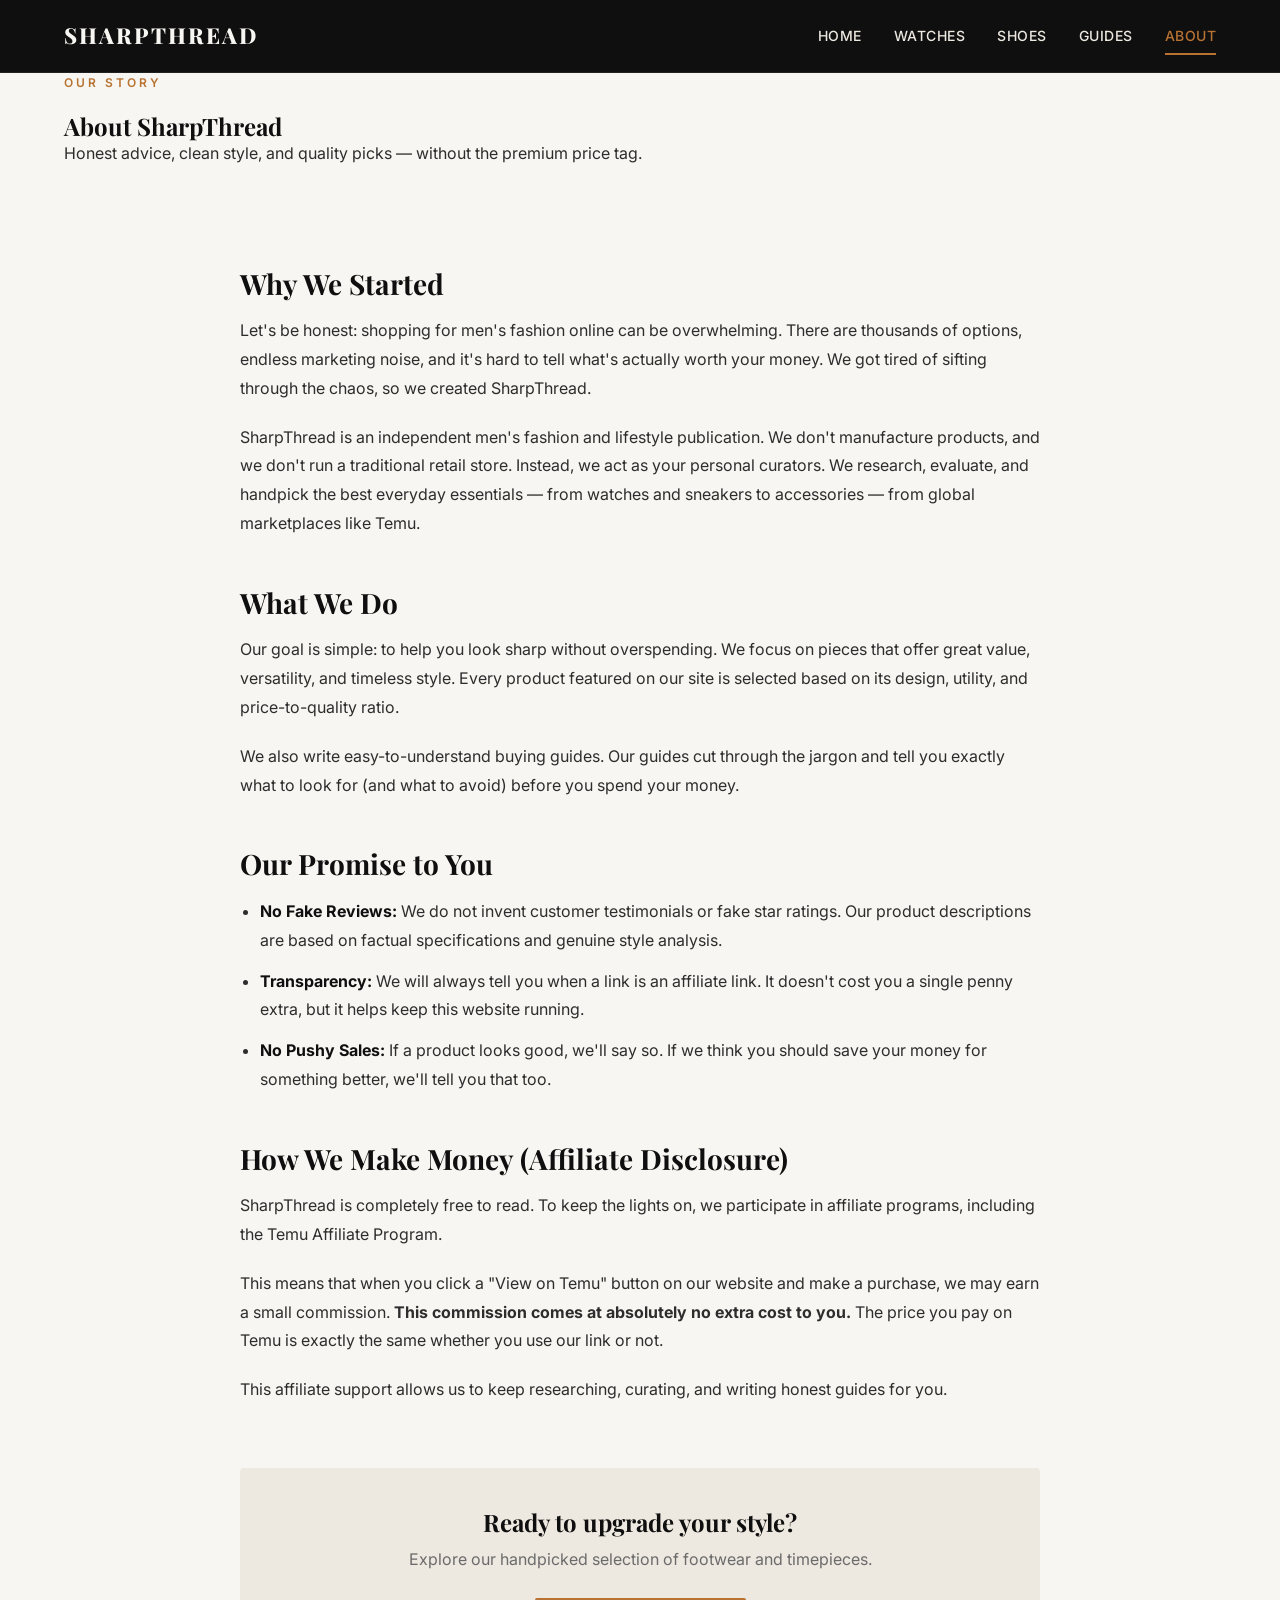
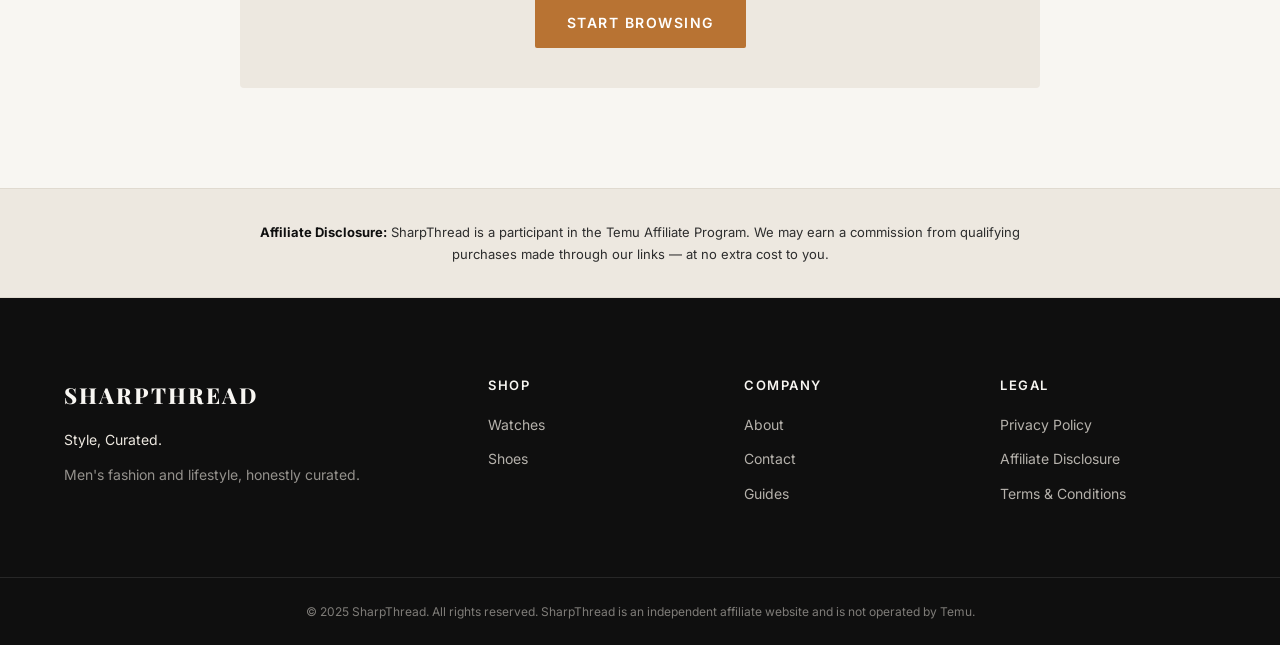
<file: about.html>
<!DOCTYPE html>
<html lang="en">
<head>
    <meta charset="UTF-8">
    <meta name="viewport" content="width=device-width, initial-scale=1.0">
    <title>About Us | SharpThread — Style, Curated.</title>
    <meta name="description" content="Learn about SharpThread — an independent men's fashion and lifestyle publication dedicated to finding the best affordable style picks.">
    
    <link rel="preconnect" href="https://fonts.googleapis.com">
    <link rel="preconnect" href="https://fonts.gstatic.com" crossorigin>
    <link href="https://fonts.googleapis.com/css2?family=Playfair+Display:wght@600;700;800&family=Inter:wght@400;500;600;700&display=swap" rel="stylesheet">
    <link rel="stylesheet" href="style.css">
</head>
<body>

    <header class="site-header">
        <div class="container header-inner">
            <a href="index.html" class="logo">SHARPTHREAD</a>
            <button class="mobile-toggle" id="mobileToggle" aria-label="Toggle menu">
                <span></span><span></span><span></span>
            </button>
            <nav class="main-nav" id="mainNav">
                <a href="index.html">Home</a>
                <a href="watches.html">Watches</a>
                <a href="shoes.html">Shoes</a>
                <a href="blog.html">Guides</a>
                <a href="about.html" class="active">About</a>
            </nav>
        </div>
    </header>

    <!-- Category Hero Used as Page Header -->
    <section class="category-hero">
        <div class="container">
            <p class="hero-eyebrow">Our Story</p>
            <h1 class="category-title">About SharpThread</h1>
            <p class="category-intro">
                Honest advice, clean style, and quality picks — without the premium price tag.
            </p>
        </div>
    </section>

    <!-- Main Content -->
    <section class="section">
        <div class="container">
            <div class="content-wrapper">
                
                <h2>Why We Started</h2>
                <p>
                    Let's be honest: shopping for men's fashion online can be overwhelming. There are thousands of options, endless marketing noise, and it's hard to tell what's actually worth your money. We got tired of sifting through the chaos, so we created SharpThread.
                </p>
                <p>
                    SharpThread is an independent men's fashion and lifestyle publication. We don't manufacture products, and we don't run a traditional retail store. Instead, we act as your personal curators. We research, evaluate, and handpick the best everyday essentials — from watches and sneakers to accessories — from global marketplaces like Temu.
                </p>

                <h2>What We Do</h2>
                <p>
                    Our goal is simple: to help you look sharp without overspending. We focus on pieces that offer great value, versatility, and timeless style. Every product featured on our site is selected based on its design, utility, and price-to-quality ratio. 
                </p>
                <p>
                    We also write easy-to-understand buying guides. Our guides cut through the jargon and tell you exactly what to look for (and what to avoid) before you spend your money.
                </p>

                <h2>Our Promise to You</h2>
                <ul class="content-list">
                    <li><strong>No Fake Reviews:</strong> We do not invent customer testimonials or fake star ratings. Our product descriptions are based on factual specifications and genuine style analysis.</li>
                    <li><strong>Transparency:</strong> We will always tell you when a link is an affiliate link. It doesn't cost you a single penny extra, but it helps keep this website running.</li>
                    <li><strong>No Pushy Sales:</strong> If a product looks good, we'll say so. If we think you should save your money for something better, we'll tell you that too.</li>
                </ul>

                <h2>How We Make Money (Affiliate Disclosure)</h2>
                <p>
                    SharpThread is completely free to read. To keep the lights on, we participate in affiliate programs, including the Temu Affiliate Program. 
                </p>
                <p>
                    This means that when you click a "View on Temu" button on our website and make a purchase, we may earn a small commission. <strong>This commission comes at absolutely no extra cost to you.</strong> The price you pay on Temu is exactly the same whether you use our link or not. 
                </p>
                <p>
                    This affiliate support allows us to keep researching, curating, and writing honest guides for you.
                </p>

                <div class="about-cta">
                    <h3>Ready to upgrade your style?</h3>
                    <p>Explore our handpicked selection of footwear and timepieces.</p>
                    <a href="index.html" class="btn btn-primary">Start Browsing</a>
                </div>

            </div>
        </div>
    </section>

    <section class="disclosure">
        <div class="container">
            <p>
                <strong>Affiliate Disclosure:</strong> SharpThread is a participant in the Temu Affiliate Program. We may earn a commission from qualifying purchases made through our links — at no extra cost to you.
            </p>
        </div>
    </section>

    <footer class="site-footer">
        <div class="container footer-inner">
            <div class="footer-brand">
                <div class="logo">SHARPTHREAD</div>
                <p>Style, Curated.</p>
                <p class="footer-tagline">Men's fashion and lifestyle, honestly curated.</p>
            </div>
            <div class="footer-links">
                <div class="footer-col">
                    <h4>Shop</h4>
                    <a href="watches.html">Watches</a>
                    <a href="shoes.html">Shoes</a>
                </div>
                <div class="footer-col">
                    <h4>Company</h4>
                    <a href="about.html">About</a>
                    <a href="contact.html">Contact</a>
                    <a href="blog.html">Guides</a>
                </div>
                <div class="footer-col">
                    <h4>Legal</h4>
                    <a href="policies.html">Privacy Policy</a>
                    <a href="policies.html">Affiliate Disclosure</a>
                    <a href="policies.html">Terms & Conditions</a>
                </div>
            </div>
        </div>
        <div class="footer-bottom">
            <div class="container">
                <p>© 2025 SharpThread. All rights reserved. SharpThread is an independent affiliate website and is not operated by Temu.</p>
            </div>
        </div>
    </footer>

    <script src="script.js"></script>
</body>
</html>
</file>
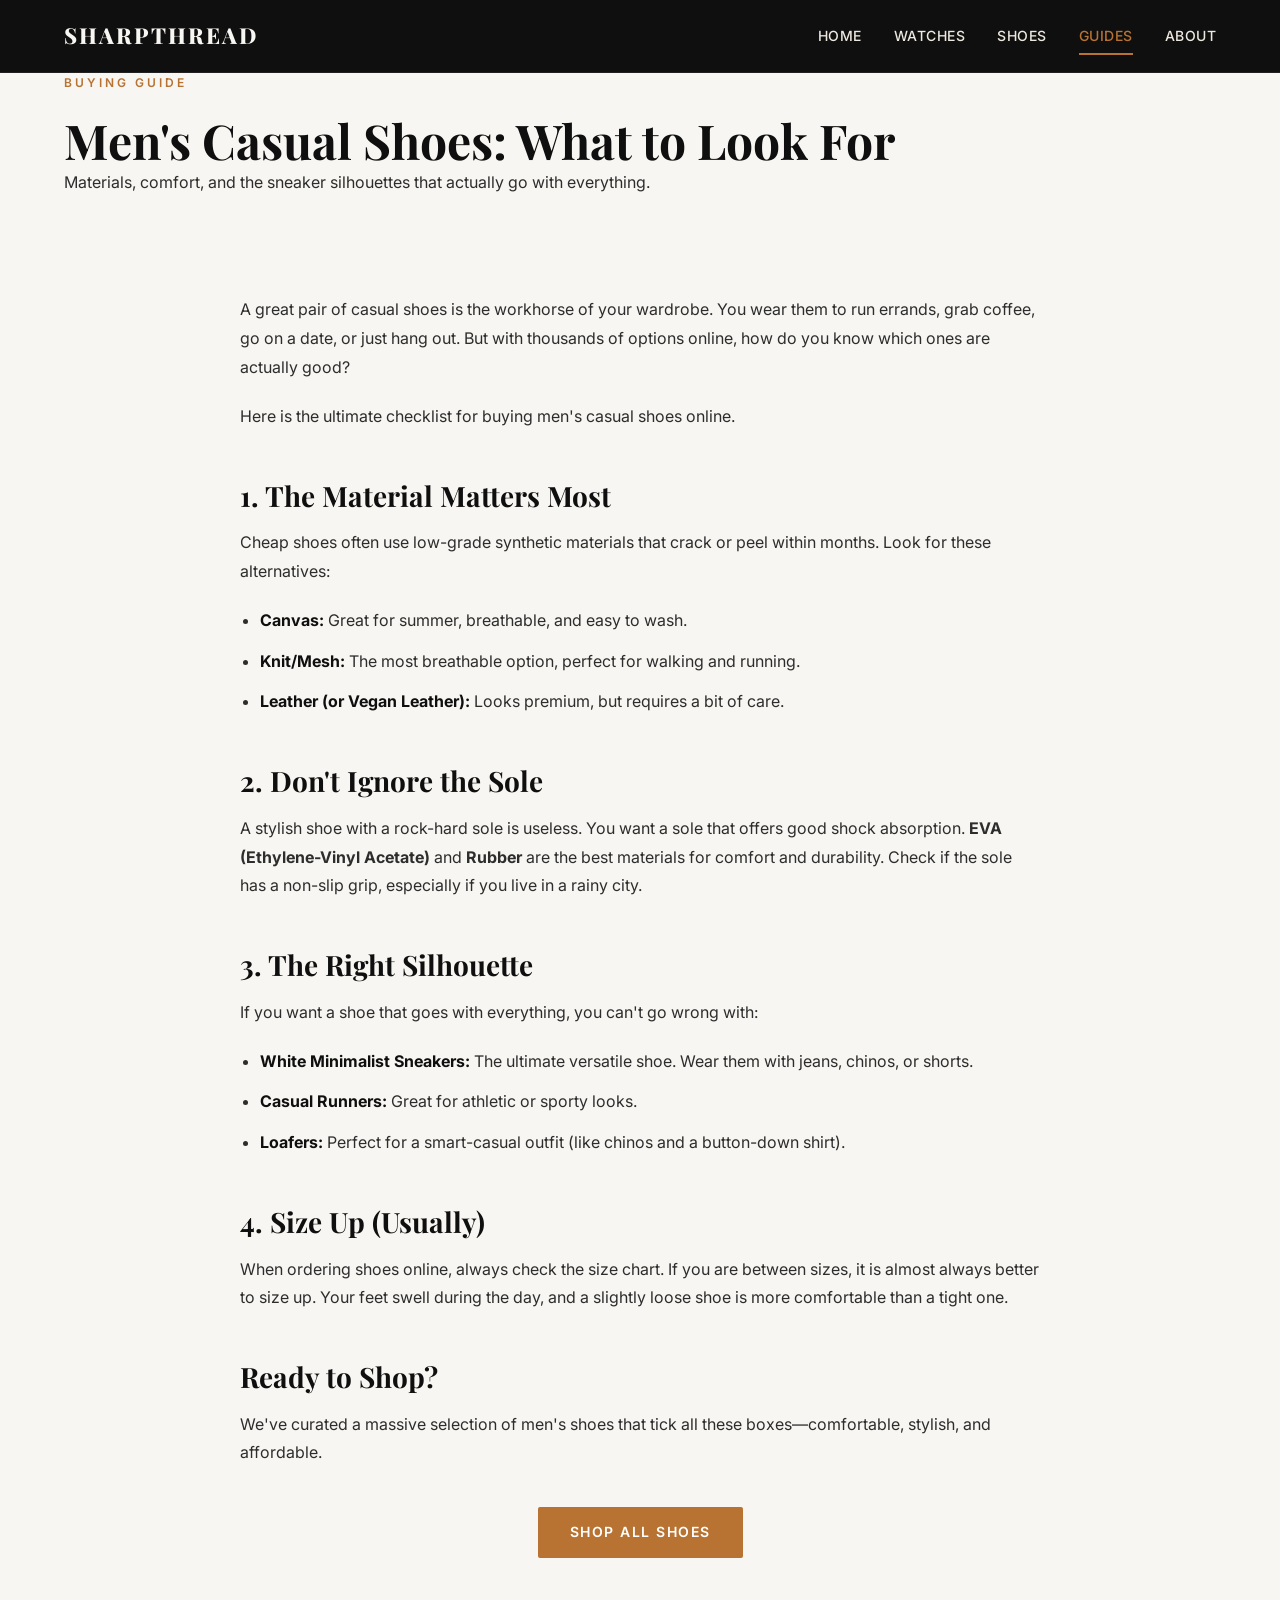
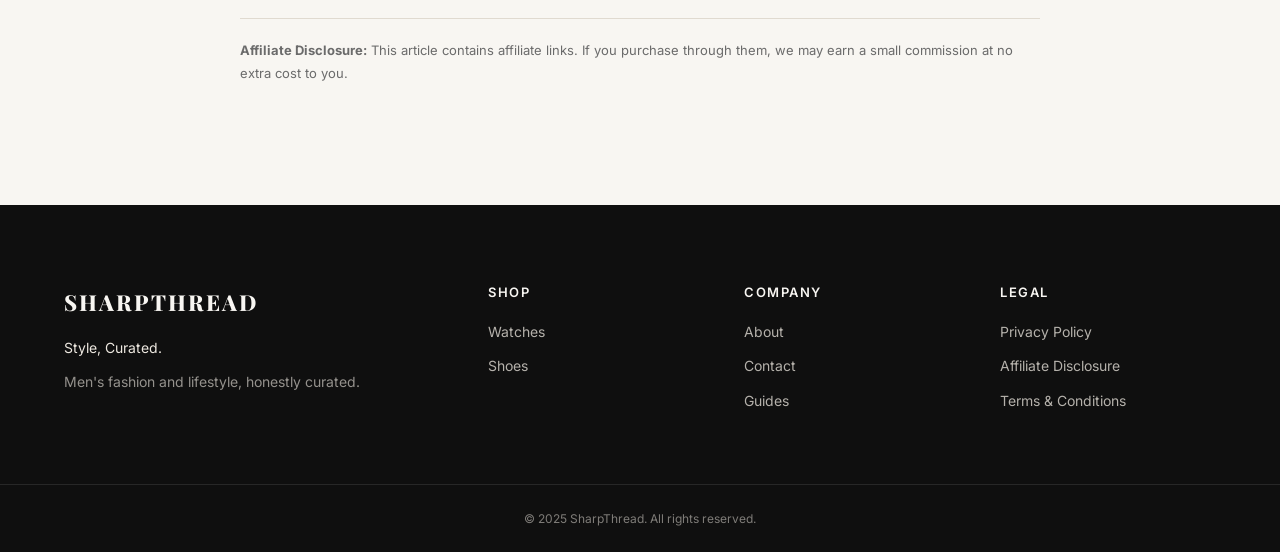
<file: blog-shoes-guide.html>
<!DOCTYPE html>
<html lang="en">
<head>
    <meta charset="UTF-8">
    <meta name="viewport" content="width=device-width, initial-scale=1.0">
    <title>Men's Casual Shoes: What to Look For | SharpThread</title>
    <meta name="description" content="Buying men's casual shoes? Here are the key factors to consider: materials, comfort, sole types, and the silhouettes that go with everything.">
    
    <link rel="preconnect" href="https://fonts.googleapis.com">
    <link rel="preconnect" href="https://fonts.gstatic.com" crossorigin>
    <link href="https://fonts.googleapis.com/css2?family=Playfair+Display:wght@600;700;800&family=Inter:wght@400;500;600;700&display=swap" rel="stylesheet">
    <link rel="stylesheet" href="style.css">
</head>
<body>

    <header class="site-header">
        <div class="container header-inner">
            <a href="index.html" class="logo">SHARPTHREAD</a>
            <button class="mobile-toggle" id="mobileToggle" aria-label="Toggle menu">
                <span></span><span></span><span></span>
            </button>
            <nav class="main-nav" id="mainNav">
                <a href="index.html">Home</a>
                <a href="watches.html">Watches</a>
                <a href="shoes.html">Shoes</a>
                <a href="blog.html" class="active">Guides</a>
                <a href="about.html">About</a>
            </nav>
        </div>
    </header>

    <section class="category-hero">
        <div class="container">
            <p class="hero-eyebrow">Buying Guide</p>
            <h1 class="category-title" style="font-size: clamp(32px, 5vw, 48px);">Men's Casual Shoes: What to Look For</h1>
            <p class="category-intro">Materials, comfort, and the sneaker silhouettes that actually go with everything.</p>
        </div>
    </section>

    <section class="section">
        <div class="container">
            <div class="content-wrapper">
                
                <p>A great pair of casual shoes is the workhorse of your wardrobe. You wear them to run errands, grab coffee, go on a date, or just hang out. But with thousands of options online, how do you know which ones are actually good?</p>
                
                <p>Here is the ultimate checklist for buying men's casual shoes online.</p>

                <h2>1. The Material Matters Most</h2>
                <p>Cheap shoes often use low-grade synthetic materials that crack or peel within months. Look for these alternatives:</p>
                <ul class="content-list">
                    <li><strong>Canvas:</strong> Great for summer, breathable, and easy to wash.</li>
                    <li><strong>Knit/Mesh:</strong> The most breathable option, perfect for walking and running.</li>
                    <li><strong>Leather (or Vegan Leather):</strong> Looks premium, but requires a bit of care.</li>
                </ul>

                <h2>2. Don't Ignore the Sole</h2>
                <p>A stylish shoe with a rock-hard sole is useless. You want a sole that offers good shock absorption. <strong>EVA (Ethylene-Vinyl Acetate)</strong> and <strong>Rubber</strong> are the best materials for comfort and durability. Check if the sole has a non-slip grip, especially if you live in a rainy city.</p>

                <h2>3. The Right Silhouette</h2>
                <p>If you want a shoe that goes with everything, you can't go wrong with:</p>
                <ul class="content-list">
                    <li><strong>White Minimalist Sneakers:</strong> The ultimate versatile shoe. Wear them with jeans, chinos, or shorts.</li>
                    <li><strong>Casual Runners:</strong> Great for athletic or sporty looks.</li>
                    <li><strong>Loafers:</strong> Perfect for a smart-casual outfit (like chinos and a button-down shirt).</li>
                </ul>

                <h2>4. Size Up (Usually)</h2>
                <p>When ordering shoes online, always check the size chart. If you are between sizes, it is almost always better to size up. Your feet swell during the day, and a slightly loose shoe is more comfortable than a tight one.</p>

                <h2>Ready to Shop?</h2>
                <p>We've curated a massive selection of men's shoes that tick all these boxes—comfortable, stylish, and affordable.</p>

                <div style="text-align: center; margin-top: 40px;">
                    <a href="shoes.html" class="btn btn-primary">Shop All Shoes</a>
                </div>

                <p style="margin-top: 60px; font-size: 13px; color: var(--slate-light); border-top: 1px solid var(--border); padding-top: 20px;">
                    <strong>Affiliate Disclosure:</strong> This article contains affiliate links. If you purchase through them, we may earn a small commission at no extra cost to you.
                </p>

            </div>
        </div>
    </section>

    <footer class="site-footer">
        <div class="container footer-inner">
            <div class="footer-brand">
                <div class="logo">SHARPTHREAD</div>
                <p>Style, Curated.</p>
                <p class="footer-tagline">Men's fashion and lifestyle, honestly curated.</p>
            </div>
            <div class="footer-links">
                <div class="footer-col">
                    <h4>Shop</h4>
                    <a href="watches.html">Watches</a>
                    <a href="shoes.html">Shoes</a>
                </div>
                <div class="footer-col">
                    <h4>Company</h4>
                    <a href="about.html">About</a>
                    <a href="contact.html">Contact</a>
                    <a href="blog.html">Guides</a>
                </div>
                <div class="footer-col">
                    <h4>Legal</h4>
                    <a href="policies.html">Privacy Policy</a>
                    <a href="policies.html">Affiliate Disclosure</a>
                    <a href="policies.html">Terms & Conditions</a>
                </div>
            </div>
        </div>
        <div class="footer-bottom">
            <div class="container">
                <p>© 2025 SharpThread. All rights reserved.</p>
            </div>
        </div>
    </footer>

    <script src="script.js"></script>
</body>
  </html>
</file>
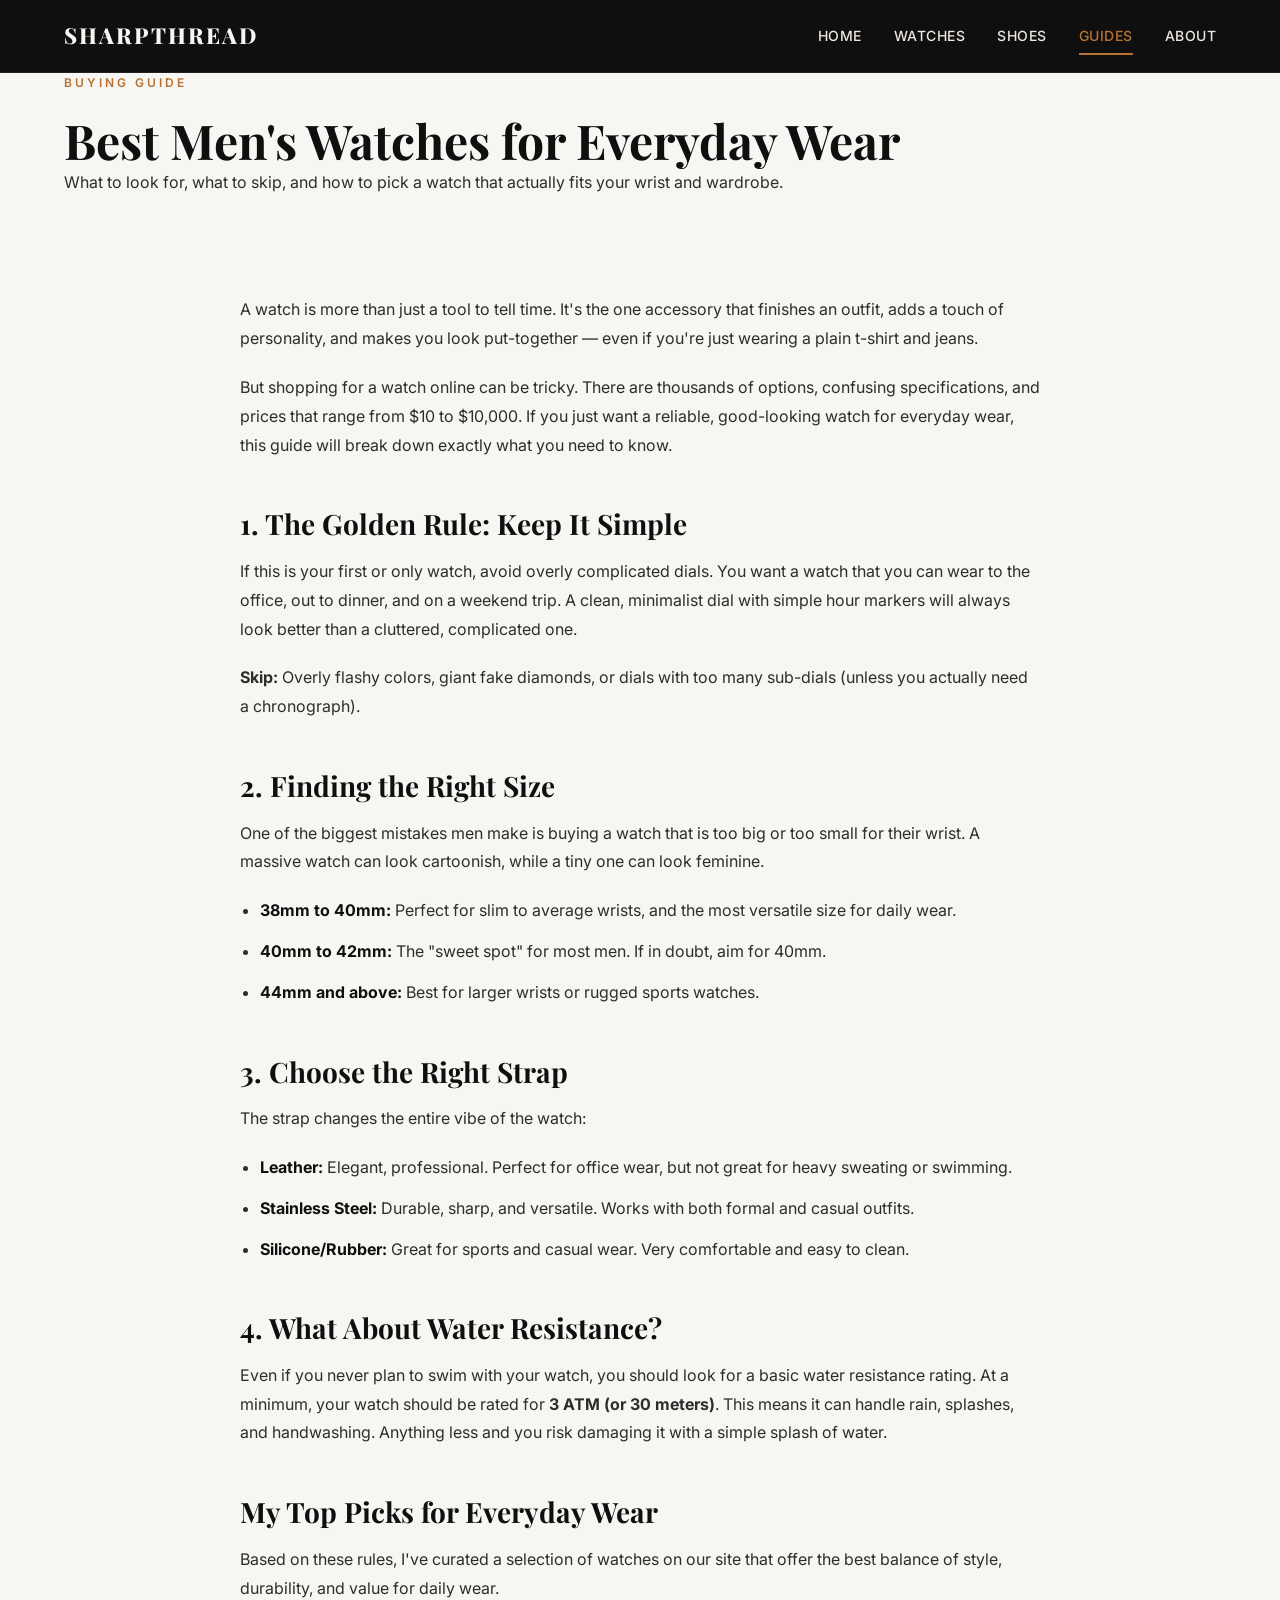
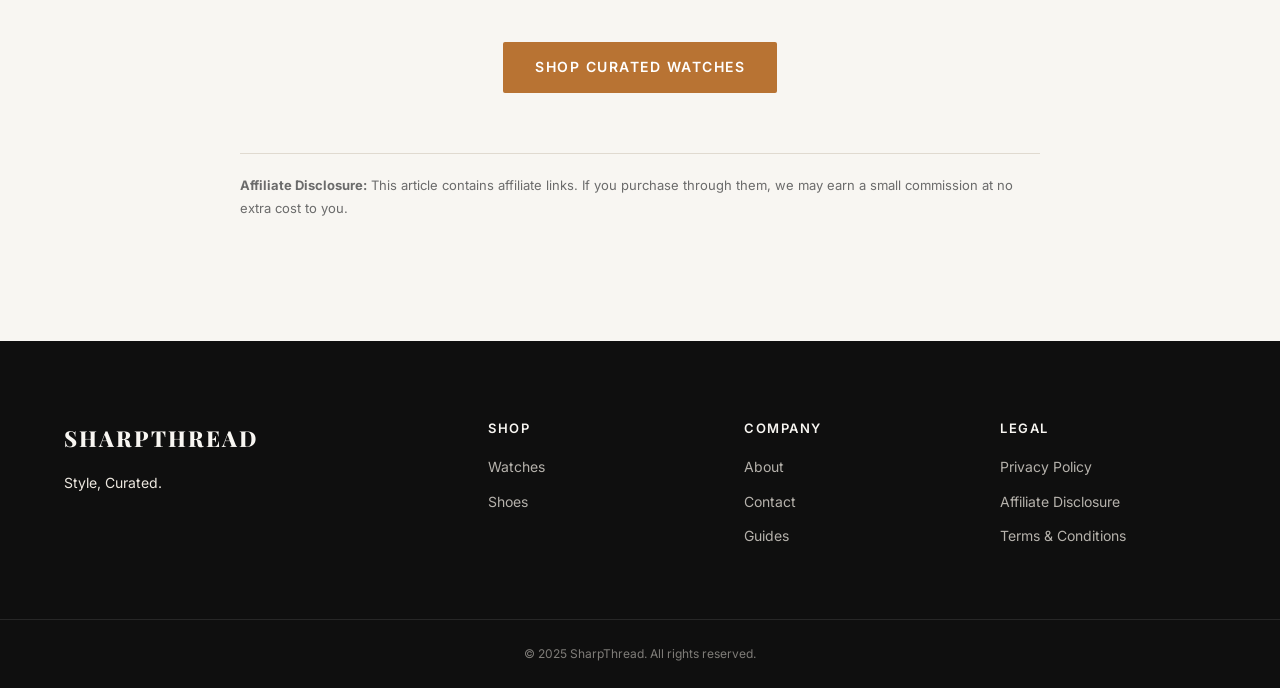
<file: blog-watches-guide.html>
<!DOCTYPE html>
<html lang="en">
<head>
    <meta charset="UTF-8">
    <meta name="viewport" content="width=device-width, initial-scale=1.0">
    <title>Best Men's Watches for Everyday Wear | SharpThread</title>
    <meta name="description" content="Looking for a daily watch? Here is what to look for, what to skip, and how to pick a watch that fits your wrist and style perfectly.">
    
    <link rel="preconnect" href="https://fonts.googleapis.com">
    <link rel="preconnect" href="https://fonts.gstatic.com" crossorigin>
    <link href="https://fonts.googleapis.com/css2?family=Playfair+Display:wght@600;700;800&family=Inter:wght@400;500;600;700&display=swap" rel="stylesheet">
    <link rel="stylesheet" href="style.css">
</head>
<body>

    <header class="site-header">
        <div class="container header-inner">
            <a href="index.html" class="logo">SHARPTHREAD</a>
            <button class="mobile-toggle" id="mobileToggle" aria-label="Toggle menu">
                <span></span><span></span><span></span>
            </button>
            <nav class="main-nav" id="mainNav">
                <a href="index.html">Home</a>
                <a href="watches.html">Watches</a>
                <a href="shoes.html">Shoes</a>
                <a href="blog.html" class="active">Guides</a>
                <a href="about.html">About</a>
            </nav>
        </div>
    </header>

    <section class="category-hero">
        <div class="container">
            <p class="hero-eyebrow">Buying Guide</p>
            <h1 class="category-title" style="font-size: clamp(32px, 5vw, 48px);">Best Men's Watches for Everyday Wear</h1>
            <p class="category-intro">What to look for, what to skip, and how to pick a watch that actually fits your wrist and wardrobe.</p>
        </div>
    </section>

    <section class="section">
        <div class="container">
            <div class="content-wrapper">
                
                <p>A watch is more than just a tool to tell time. It's the one accessory that finishes an outfit, adds a touch of personality, and makes you look put-together — even if you're just wearing a plain t-shirt and jeans.</p>
                
                <p>But shopping for a watch online can be tricky. There are thousands of options, confusing specifications, and prices that range from $10 to $10,000. If you just want a reliable, good-looking watch for everyday wear, this guide will break down exactly what you need to know.</p>

                <h2>1. The Golden Rule: Keep It Simple</h2>
                <p>If this is your first or only watch, avoid overly complicated dials. You want a watch that you can wear to the office, out to dinner, and on a weekend trip. A clean, minimalist dial with simple hour markers will always look better than a cluttered, complicated one.</p>
                <p><strong>Skip:</strong> Overly flashy colors, giant fake diamonds, or dials with too many sub-dials (unless you actually need a chronograph).</p>

                <h2>2. Finding the Right Size</h2>
                <p>One of the biggest mistakes men make is buying a watch that is too big or too small for their wrist. A massive watch can look cartoonish, while a tiny one can look feminine.</p>
                <ul class="content-list">
                    <li><strong>38mm to 40mm:</strong> Perfect for slim to average wrists, and the most versatile size for daily wear.</li>
                    <li><strong>40mm to 42mm:</strong> The "sweet spot" for most men. If in doubt, aim for 40mm.</li>
                    <li><strong>44mm and above:</strong> Best for larger wrists or rugged sports watches.</li>
                </ul>

                <h2>3. Choose the Right Strap</h2>
                <p>The strap changes the entire vibe of the watch:</p>
                <ul class="content-list">
                    <li><strong>Leather:</strong> Elegant, professional. Perfect for office wear, but not great for heavy sweating or swimming.</li>
                    <li><strong>Stainless Steel:</strong> Durable, sharp, and versatile. Works with both formal and casual outfits.</li>
                    <li><strong>Silicone/Rubber:</strong> Great for sports and casual wear. Very comfortable and easy to clean.</li>
                </ul>

                <h2>4. What About Water Resistance?</h2>
                <p>Even if you never plan to swim with your watch, you should look for a basic water resistance rating. At a minimum, your watch should be rated for <strong>3 ATM (or 30 meters)</strong>. This means it can handle rain, splashes, and handwashing. Anything less and you risk damaging it with a simple splash of water.</p>

                <h2>My Top Picks for Everyday Wear</h2>
                <p>Based on these rules, I've curated a selection of watches on our site that offer the best balance of style, durability, and value for daily wear.</p>

                <div style="text-align: center; margin-top: 40px;">
                    <a href="watches.html" class="btn btn-primary">Shop Curated Watches</a>
                </div>

                <p style="margin-top: 60px; font-size: 13px; color: var(--slate-light); border-top: 1px solid var(--border); padding-top: 20px;">
                    <strong>Affiliate Disclosure:</strong> This article contains affiliate links. If you purchase through them, we may earn a small commission at no extra cost to you.
                </p>

            </div>
        </div>
    </section>

    <footer class="site-footer">
        <div class="container footer-inner">
            <div class="footer-brand">
                <div class="logo">SHARPTHREAD</div>
                <p>Style, Curated.</p>
            </div>
            <div class="footer-links">
                <div class="footer-col">
                    <h4>Shop</h4>
                    <a href="watches.html">Watches</a>
                    <a href="shoes.html">Shoes</a>
                </div>
                <div class="footer-col">
                    <h4>Company</h4>
                    <a href="about.html">About</a>
                    <a href="contact.html">Contact</a>
                    <a href="blog.html">Guides</a>
                </div>
                <div class="footer-col">
                    <h4>Legal</h4>
                    <a href="policies.html">Privacy Policy</a>
                    <a href="policies.html">Affiliate Disclosure</a>
                    <a href="policies.html">Terms & Conditions</a>
                </div>
            </div>
        </div>
        <div class="footer-bottom">
            <div class="container">
                <p>© 2025 SharpThread. All rights reserved.</p>
            </div>
        </div>
    </footer>

    <script src="script.js"></script>
</body>
</html>
</file>
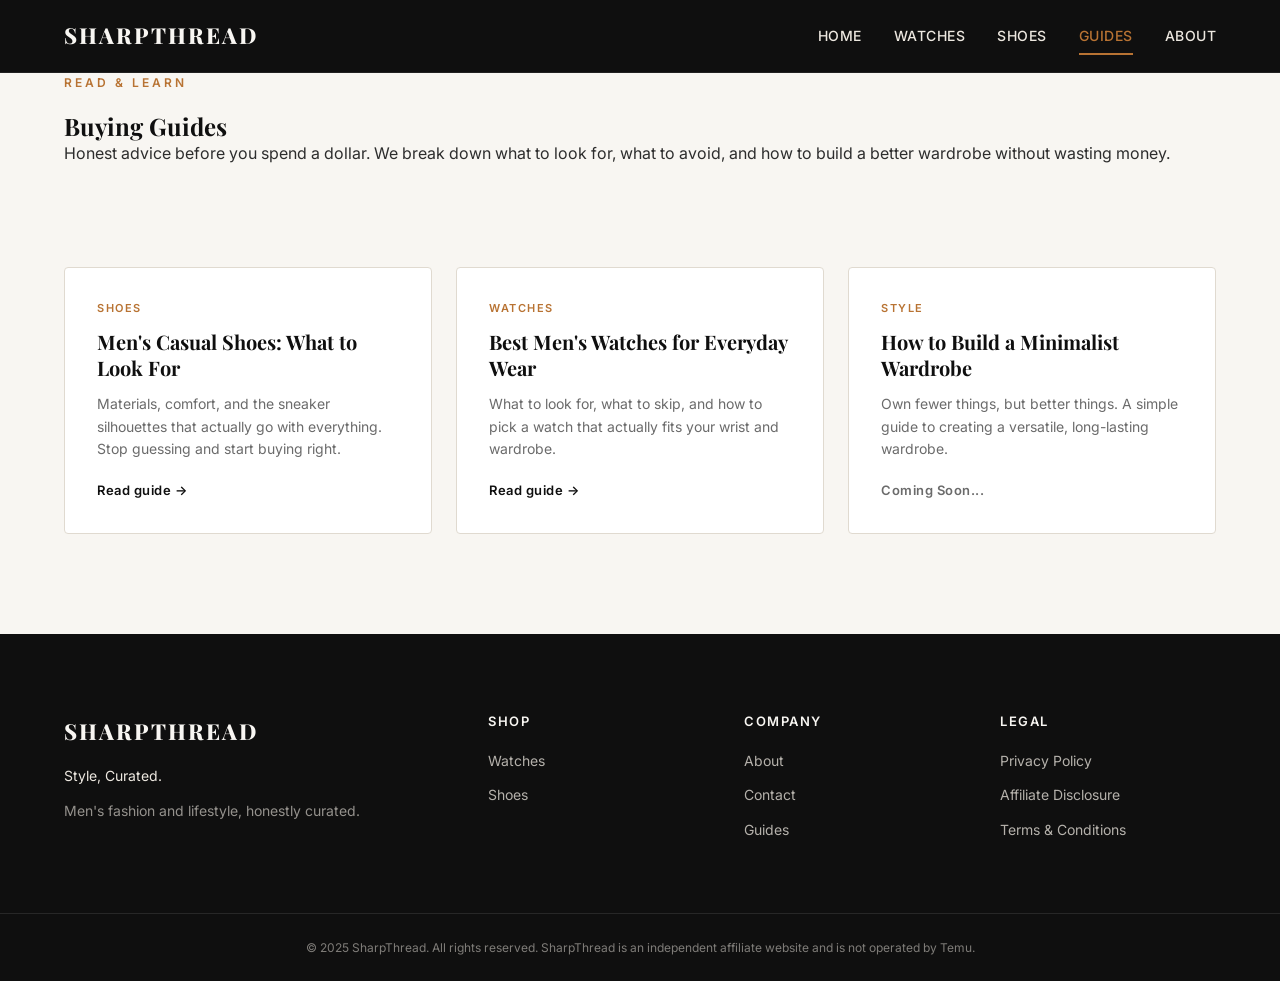
<file: blog.html>
<!DOCTYPE html>
<html lang="en">
<head>
    <meta charset="UTF-8">
    <meta name="viewport" content="width=device-width, initial-scale=1.0">
    <title>Buying Guides | SharpThread</title>
    <meta name="description" content="Honest, practical buying guides for men's fashion, shoes, watches, and accessories.">
    
    <link rel="preconnect" href="https://fonts.googleapis.com">
    <link rel="preconnect" href="https://fonts.gstatic.com" crossorigin>
    <link href="https://fonts.googleapis.com/css2?family=Playfair+Display:wght@600;700;800&family=Inter:wght@400;500;600;700&display=swap" rel="stylesheet">
    <link rel="stylesheet" href="style.css">
</head>
<body>

    <header class="site-header">
        <div class="container header-inner">
            <a href="index.html" class="logo">SHARPTHREAD</a>
            <button class="mobile-toggle" id="mobileToggle" aria-label="Toggle menu">
                <span></span><span></span><span></span>
            </button>
            <nav class="main-nav" id="mainNav">
                <a href="index.html">Home</a>
                <a href="watches.html">Watches</a>
                <a href="shoes.html">Shoes</a>
                <a href="blog.html" class="active">Guides</a>
                <a href="about.html">About</a>
            </nav>
        </div>
    </header>

    <section class="category-hero">
        <div class="container">
            <p class="hero-eyebrow">Read & Learn</p>
            <h1 class="category-title">Buying Guides</h1>
            <p class="category-intro">
                Honest advice before you spend a dollar. We break down what to look for, what to avoid, and how to build a better wardrobe without wasting money.
            </p>
        </div>
    </section>

    <section class="section">
        <div class="container">
            <div class="blog-preview-grid" style="margin-bottom: 0;">
                
                 <!-- Guide 1 -->
<a href="blog-shoes-guide.html" class="blog-preview-card">
    <span class="blog-tag">Shoes</span>
    <h3>Men's Casual Shoes: What to Look For</h3>
    <p>Materials, comfort, and the sneaker silhouettes that actually go with everything. Stop guessing and start buying right.</p>
    <span class="blog-read-more">Read guide →</span>
</a>

                 <!-- Guide 2 -->
<a href="blog-watches-guide.html" class="blog-preview-card">
    <span class="blog-tag">Watches</span>
    <h3>Best Men's Watches for Everyday Wear</h3>
    <p>What to look for, what to skip, and how to pick a watch that actually fits your wrist and wardrobe.</p>
    <span class="blog-read-more">Read guide →</span>
</a>
                <!-- Guide 3 -->
                <div class="blog-preview-card">
                    <span class="blog-tag">Style</span>
                    <h3>How to Build a Minimalist Wardrobe</h3>
                    <p>Own fewer things, but better things. A simple guide to creating a versatile, long-lasting wardrobe.</p>
                    <span class="blog-read-more" style="color: var(--slate-light); cursor: not-allowed;">Coming Soon...</span>
                </div>

            </div>
        </div>
    </section>

    <footer class="site-footer">
        <div class="container footer-inner">
            <div class="footer-brand">
                <div class="logo">SHARPTHREAD</div>
                <p>Style, Curated.</p>
                <p class="footer-tagline">Men's fashion and lifestyle, honestly curated.</p>
            </div>
            <div class="footer-links">
                <div class="footer-col">
                    <h4>Shop</h4>
                    <a href="watches.html">Watches</a>
                    <a href="shoes.html">Shoes</a>
                </div>
                <div class="footer-col">
                    <h4>Company</h4>
                    <a href="about.html">About</a>
                    <a href="contact.html">Contact</a>
                    <a href="blog.html">Guides</a>
                </div>
                <div class="footer-col">
                    <h4>Legal</h4>
                    <a href="policies.html">Privacy Policy</a>
                    <a href="policies.html">Affiliate Disclosure</a>
                    <a href="policies.html">Terms & Conditions</a>
                </div>
            </div>
        </div>
        <div class="footer-bottom">
            <div class="container">
                <p>© 2025 SharpThread. All rights reserved. SharpThread is an independent affiliate website and is not operated by Temu.</p>
            </div>
        </div>
    </footer>

    <script src="script.js"></script>
</body>
</html>
</file>
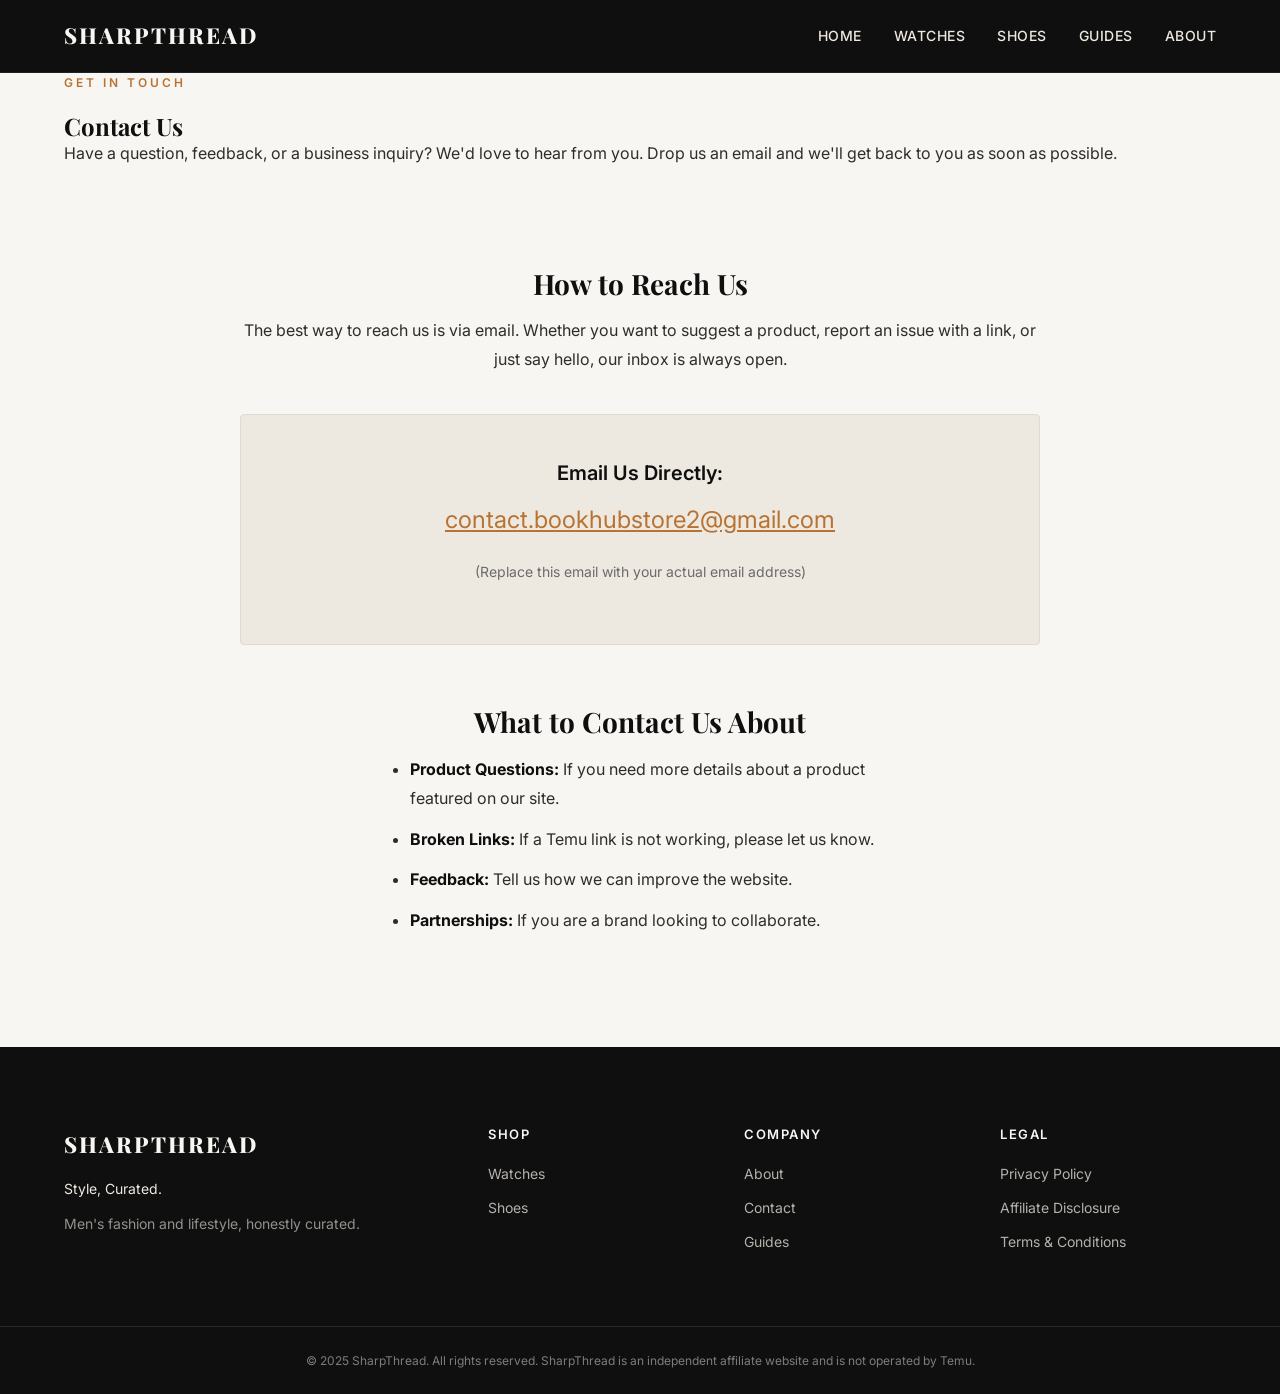
<file: contact.html>
<!DOCTYPE html>
<html lang="en">
<head>
    <meta charset="UTF-8">
    <meta name="viewport" content="width=device-width, initial-scale=1.0">
    <title>Contact Us | SharpThread</title>
    <meta name="description" content="Get in touch with SharpThread. We'd love to hear your feedback, questions, or partnership inquiries.">
    
    <link rel="preconnect" href="https://fonts.googleapis.com">
    <link rel="preconnect" href="https://fonts.gstatic.com" crossorigin>
    <link href="https://fonts.googleapis.com/css2?family=Playfair+Display:wght@600;700;800&family=Inter:wght@400;500;600;700&display=swap" rel="stylesheet">
    <link rel="stylesheet" href="style.css">
</head>
<body>

    <header class="site-header">
        <div class="container header-inner">
            <a href="index.html" class="logo">SHARPTHREAD</a>
            <button class="mobile-toggle" id="mobileToggle" aria-label="Toggle menu">
                <span></span><span></span><span></span>
            </button>
            <nav class="main-nav" id="mainNav">
                <a href="index.html">Home</a>
                <a href="watches.html">Watches</a>
                <a href="shoes.html">Shoes</a>
                <a href="blog.html">Guides</a>
                <a href="about.html">About</a>
            </nav>
        </div>
    </header>

    <section class="category-hero">
        <div class="container">
            <p class="hero-eyebrow">Get in Touch</p>
            <h1 class="category-title">Contact Us</h1>
            <p class="category-intro">
                Have a question, feedback, or a business inquiry? We'd love to hear from you. Drop us an email and we'll get back to you as soon as possible.
            </p>
        </div>
    </section>

    <section class="section">
        <div class="container">
            <div class="content-wrapper" style="text-align: center;">
                
                <h2>How to Reach Us</h2>
                <p style="margin-bottom: 40px;">
                    The best way to reach us is via email. Whether you want to suggest a product, report an issue with a link, or just say hello, our inbox is always open.
                </p>

                <div style="background: var(--cream); padding: 40px 20px; border-radius: 4px; border: 1px solid var(--border);">
                    <p style="font-size: 20px; font-weight: 600; color: var(--charcoal); margin-bottom: 10px;">
                        Email Us Directly:
                    </p>
                    <!-- YAHAN APNA EMAIL DAALEIN -->
                    <a href="mailto:contact.sharpthread@gmail.com" style="font-size: 24px; color: var(--copper); text-decoration: underline;">
                        contact.bookhubstore2@gmail.com
                    </a>
                    <p style="font-size: 14px; color: var(--slate-light); margin-top: 20px;">
                        (Replace this email with your actual email address)
                    </p>
                </div>

                <h2 style="margin-top: 60px;">What to Contact Us About</h2>
                <ul class="content-list" style="text-align: left; max-width: 500px; margin: 0 auto;">
                    <li><strong>Product Questions:</strong> If you need more details about a product featured on our site.</li>
                    <li><strong>Broken Links:</strong> If a Temu link is not working, please let us know.</li>
                    <li><strong>Feedback:</strong> Tell us how we can improve the website.</li>
                    <li><strong>Partnerships:</strong> If you are a brand looking to collaborate.</li>
                </ul>

            </div>
        </div>
    </section>

    <footer class="site-footer">
        <div class="container footer-inner">
            <div class="footer-brand">
                <div class="logo">SHARPTHREAD</div>
                <p>Style, Curated.</p>
                <p class="footer-tagline">Men's fashion and lifestyle, honestly curated.</p>
            </div>
            <div class="footer-links">
                <div class="footer-col">
                    <h4>Shop</h4>
                    <a href="watches.html">Watches</a>
                    <a href="shoes.html">Shoes</a>
                </div>
                <div class="footer-col">
                    <h4>Company</h4>
                    <a href="about.html">About</a>
                    <a href="contact.html">Contact</a>
                    <a href="blog.html">Guides</a>
                </div>
                <div class="footer-col">
                    <h4>Legal</h4>
                    <a href="policies.html">Privacy Policy</a>
                    <a href="policies.html">Affiliate Disclosure</a>
                    <a href="policies.html">Terms & Conditions</a>
                </div>
            </div>
        </div>
        <div class="footer-bottom">
            <div class="container">
                <p>© 2025 SharpThread. All rights reserved. SharpThread is an independent affiliate website and is not operated by Temu.</p>
            </div>
        </div>
    </footer>

    <script src="script.js"></script>
</body>
</html>
</file>
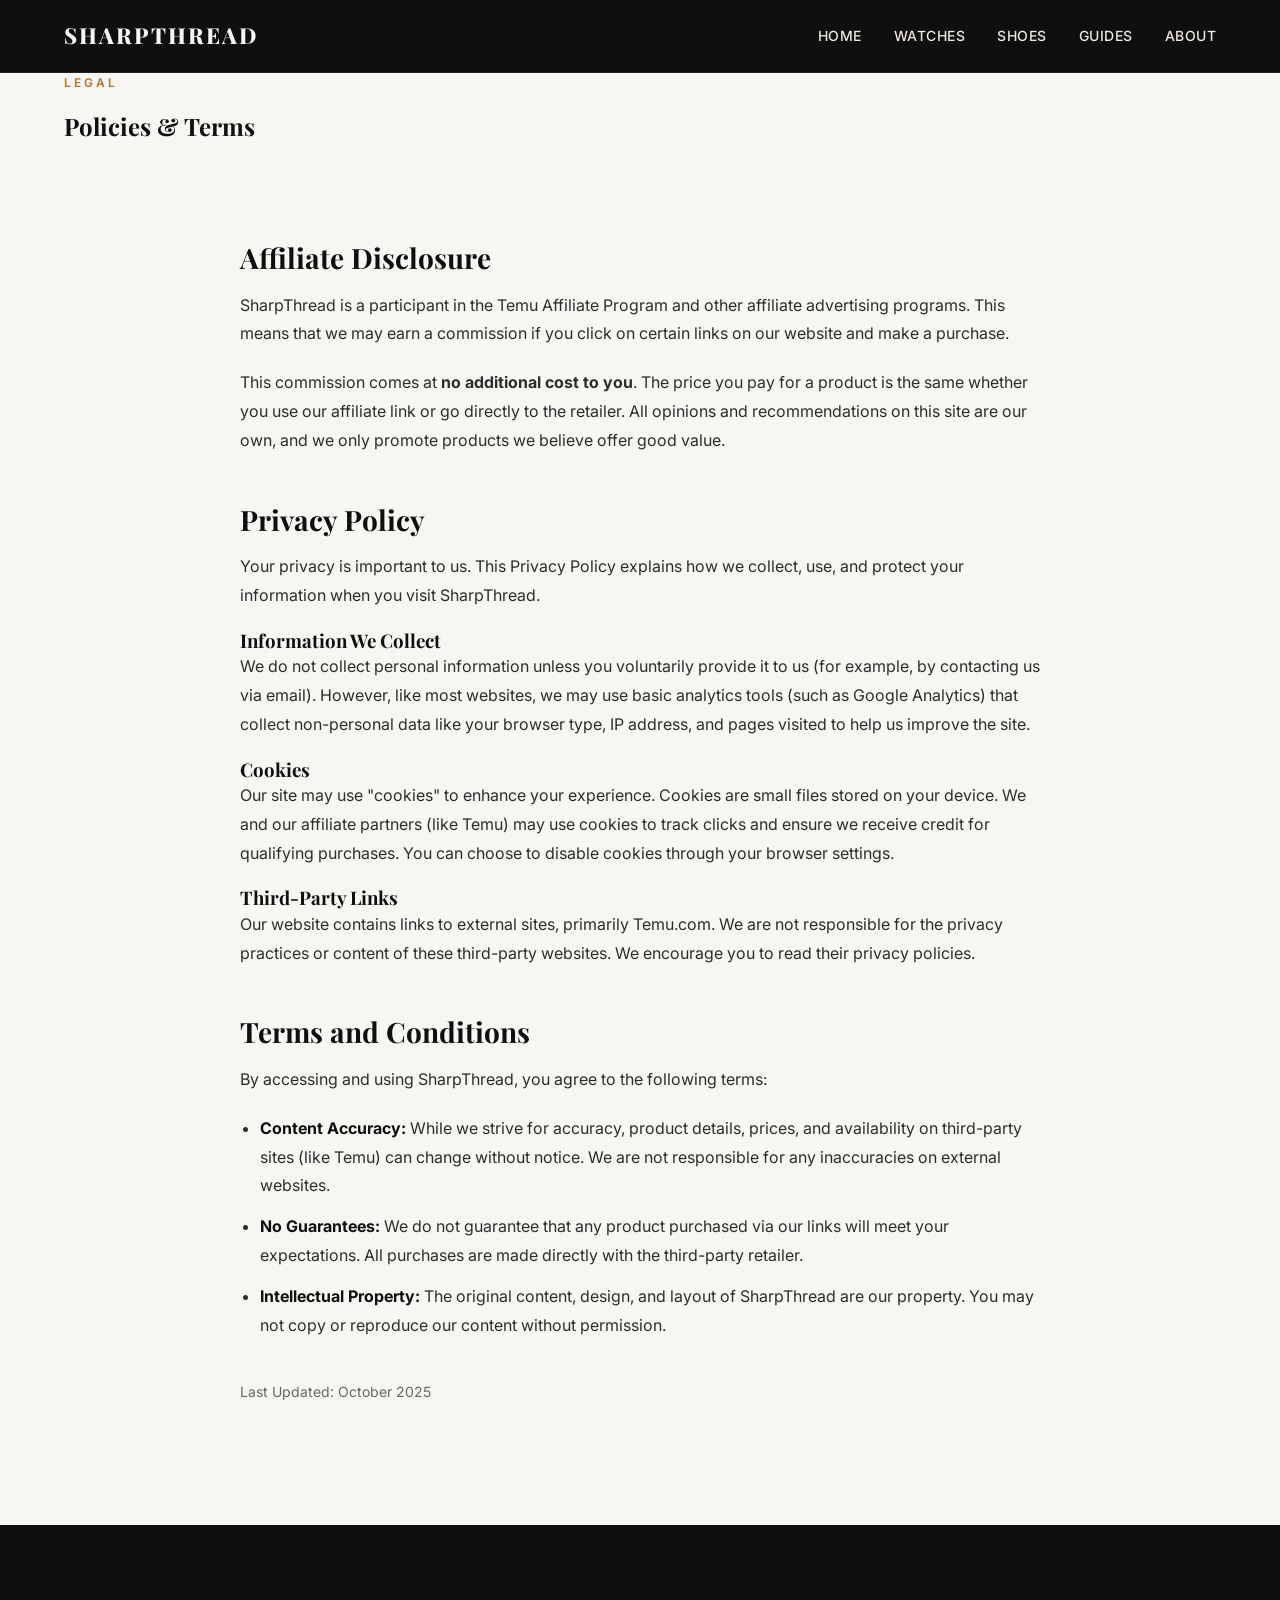
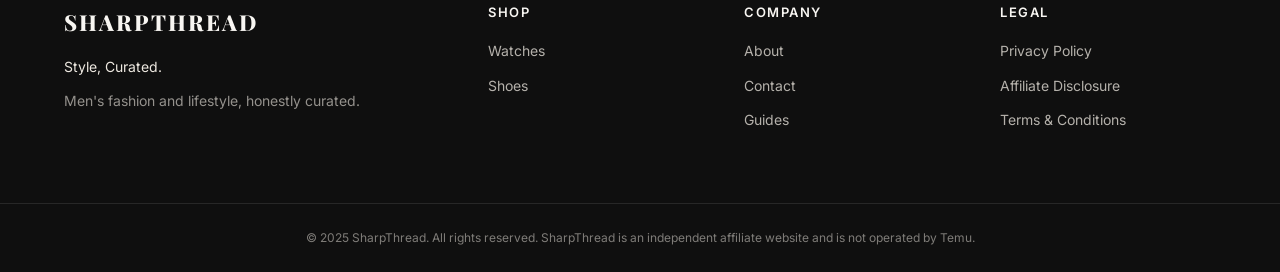
<file: policies.html>
<!DOCTYPE html>
<html lang="en">
<head>
    <meta charset="UTF-8">
    <meta name="viewport" content="width=device-width, initial-scale=1.0">
    <title>Privacy Policy, Terms & Affiliate Disclosure | SharpThread</title>
    <meta name="description" content="Read the Privacy Policy, Affiliate Disclosure, and Terms of Service for SharpThread.">
    
    <link rel="preconnect" href="https://fonts.googleapis.com">
    <link rel="preconnect" href="https://fonts.gstatic.com" crossorigin>
    <link href="https://fonts.googleapis.com/css2?family=Playfair+Display:wght@600;700;800&family=Inter:wght@400;500;600;700&display=swap" rel="stylesheet">
    <link rel="stylesheet" href="style.css">
</head>
<body>

    <header class="site-header">
        <div class="container header-inner">
            <a href="index.html" class="logo">SHARPTHREAD</a>
            <button class="mobile-toggle" id="mobileToggle" aria-label="Toggle menu">
                <span></span><span></span><span></span>
            </button>
            <nav class="main-nav" id="mainNav">
                <a href="index.html">Home</a>
                <a href="watches.html">Watches</a>
                <a href="shoes.html">Shoes</a>
                <a href="blog.html">Guides</a>
                <a href="about.html">About</a>
            </nav>
        </div>
    </header>

    <section class="category-hero">
        <div class="container">
            <p class="hero-eyebrow">Legal</p>
            <h1 class="category-title">Policies & Terms</h1>
        </div>
    </section>

    <section class="section">
        <div class="container">
            <div class="content-wrapper">
                
                <!-- AFFILIATE DISCLOSURE -->
                <h2>Affiliate Disclosure</h2>
                <p>
                    SharpThread is a participant in the Temu Affiliate Program and other affiliate advertising programs. This means that we may earn a commission if you click on certain links on our website and make a purchase. 
                </p>
                <p>
                    This commission comes at <strong>no additional cost to you</strong>. The price you pay for a product is the same whether you use our affiliate link or go directly to the retailer. All opinions and recommendations on this site are our own, and we only promote products we believe offer good value.
                </p>

                <!-- PRIVACY POLICY -->
                <h2>Privacy Policy</h2>
                <p>
                    Your privacy is important to us. This Privacy Policy explains how we collect, use, and protect your information when you visit SharpThread.
                </p>
                <h3>Information We Collect</h3>
                <p>
                    We do not collect personal information unless you voluntarily provide it to us (for example, by contacting us via email). However, like most websites, we may use basic analytics tools (such as Google Analytics) that collect non-personal data like your browser type, IP address, and pages visited to help us improve the site.
                </p>
                <h3>Cookies</h3>
                <p>
                    Our site may use "cookies" to enhance your experience. Cookies are small files stored on your device. We and our affiliate partners (like Temu) may use cookies to track clicks and ensure we receive credit for qualifying purchases. You can choose to disable cookies through your browser settings.
                </p>
                <h3>Third-Party Links</h3>
                <p>
                    Our website contains links to external sites, primarily Temu.com. We are not responsible for the privacy practices or content of these third-party websites. We encourage you to read their privacy policies.
                </p>

                <!-- TERMS OF SERVICE -->
                <h2>Terms and Conditions</h2>
                <p>
                    By accessing and using SharpThread, you agree to the following terms:
                </p>
                <ul class="content-list">
                    <li><strong>Content Accuracy:</strong> While we strive for accuracy, product details, prices, and availability on third-party sites (like Temu) can change without notice. We are not responsible for any inaccuracies on external websites.</li>
                    <li><strong>No Guarantees:</strong> We do not guarantee that any product purchased via our links will meet your expectations. All purchases are made directly with the third-party retailer.</li>
                    <li><strong>Intellectual Property:</strong> The original content, design, and layout of SharpThread are our property. You may not copy or reproduce our content without permission.</li>
                </ul>

                <p style="margin-top: 40px; font-size: 14px; color: #666;">
                    Last Updated: October 2025
                </p>

            </div>
        </div>
    </section>

    <footer class="site-footer">
        <div class="container footer-inner">
            <div class="footer-brand">
                <div class="logo">SHARPTHREAD</div>
                <p>Style, Curated.</p>
                <p class="footer-tagline">Men's fashion and lifestyle, honestly curated.</p>
            </div>
            <div class="footer-links">
                <div class="footer-col">
                    <h4>Shop</h4>
                    <a href="watches.html">Watches</a>
                    <a href="shoes.html">Shoes</a>
                </div>
                <div class="footer-col">
                    <h4>Company</h4>
                    <a href="about.html">About</a>
                    <a href="contact.html">Contact</a>
                    <a href="blog.html">Guides</a>
                </div>
                <div class="footer-col">
                    <h4>Legal</h4>
                    <a href="policies.html">Privacy Policy</a>
                    <a href="policies.html">Affiliate Disclosure</a>
                    <a href="policies.html">Terms & Conditions</a>
                </div>
            </div>
        </div>
        <div class="footer-bottom">
            <div class="container">
                <p>© 2025 SharpThread. All rights reserved. SharpThread is an independent affiliate website and is not operated by Temu.</p>
            </div>
        </div>
    </footer>

    <script src="script.js"></script>
</body>
</html>
</file>
<file: style.css>
/* ============================================
   SHARPTHREAD — Design System
   Palette: Midnight & Copper
   Fonts: Playfair Display (headings) + Inter (body)
   ============================================ */

/* ---------- RESET & BASE ---------- */
* {
    margin: 0;
    padding: 0;
    box-sizing: border-box;
}

:root {
    --charcoal: #0F0F0F;
    --charcoal-soft: #1A1A1A;
    --off-white: #F8F6F2;
    --cream: #EDE8E0;
    --copper: #B87333;
    --copper-light: #D4904E;
    --slate: #2D2D2D;
    --slate-light: #6B6B6B;
    --border: #E0DAD0;
    --font-heading: 'Playfair Display', Georgia, serif;
    --font-body: 'Inter', -apple-system, BlinkMacSystemFont, sans-serif;
}

html {
    scroll-behavior: smooth;
}

body {
    font-family: var(--font-body);
    background: var(--off-white);
    color: var(--slate);
    line-height: 1.6;
    font-size: 16px;
    -webkit-font-smoothing: antialiased;
}

h1, h2, h3, h4 {
    font-family: var(--font-heading);
    color: var(--charcoal);
    line-height: 1.2;
    font-weight: 700;
}

a {
    color: inherit;
    text-decoration: none;
}

img {
    max-width: 100%;
    display: block;
}

.container {
    max-width: 1200px;
    margin: 0 auto;
    padding: 0 24px;
}

/* ---------- HEADER ---------- */
.site-header {
    background: var(--charcoal);
    position: sticky;
    top: 0;
    z-index: 100;
    border-bottom: 1px solid rgba(255,255,255,0.08);
}

.header-inner {
    display: flex;
    align-items: center;
    justify-content: space-between;
    height: 72px;
    position: relative;
}

.logo {
    font-family: var(--font-heading);
    font-size: 22px;
    font-weight: 800;
    letter-spacing: 2px;
    color: var(--off-white);
    text-decoration: none;
}

.logo:hover {
    color: var(--copper);
    transition: color 0.2s;
}

.main-nav {
    display: flex;
    gap: 32px;
    align-items: center;
}

.main-nav a {
    color: var(--cream);
    font-size: 14px;
    font-weight: 500;
    letter-spacing: 0.5px;
    text-transform: uppercase;
    transition: color 0.2s;
    position: relative;
    padding: 8px 0;
}

.main-nav a:hover,
.main-nav a.active {
    color: var(--copper);
}

.main-nav a.active::after {
    content: '';
    position: absolute;
    bottom: 0;
    left: 0;
    right: 0;
    height: 2px;
    background: var(--copper);
}

/* Mobile toggle */
.mobile-toggle {
    display: none;
    background: none;
    border: none;
    cursor: pointer;
    padding: 8px;
    flex-direction: column;
    gap: 5px;
}

.mobile-toggle span {
    display: block;
    width: 24px;
    height: 2px;
    background: var(--off-white);
    transition: all 0.3s;
}

/* ---------- HERO ---------- */
.hero {
    background: linear-gradient(135deg, var(--charcoal) 0%, #1E1E1E 100%);
    color: var(--off-white);
    padding: 100px 0 120px;
    text-align: center;
    position: relative;
    overflow: hidden;
}

.hero::before {
    content: '';
    position: absolute;
    top: -50%;
    right: -20%;
    width: 600px;
    height: 600px;
    background: radial-gradient(circle, rgba(184,115,51,0.15) 0%, transparent 70%);
    pointer-events: none;
}

.hero-inner {
    position: relative;
    z-index: 1;
    max-width: 800px;
}

.hero-eyebrow {
    text-transform: uppercase;
    letter-spacing: 3px;
    font-size: 12px;
    color: var(--copper);
    font-weight: 600;
    margin-bottom: 20px;
}

.hero-title {
    font-size: clamp(48px, 8vw, 96px);
    color: var(--off-white);
    margin-bottom: 24px;
    line-height: 1;
    letter-spacing: -1px;
}

.hero-subtitle {
    font-size: 18px;
    color: var(--cream);
    max-width: 600px;
    margin: 0 auto 40px;
    line-height: 1.7;
    opacity: 0.9;
}

.hero-actions {
    display: flex;
    gap: 16px;
    justify-content: center;
    flex-wrap: wrap;
}

/* ---------- BUTTONS ---------- */
.btn {
    display: inline-block;
    padding: 14px 32px;
    font-family: var(--font-body);
    font-size: 14px;
    font-weight: 600;
    letter-spacing: 1.5px;
    text-transform: uppercase;
    border-radius: 2px;
    cursor: pointer;
    transition: all 0.25s ease;
    border: none;
    text-align: center;
}

.btn-primary {
    background: var(--copper);
    color: #fff;
}

.btn-primary:hover {
    background: var(--copper-light);
    transform: translateY(-1px);
}

.btn-ghost {
    background: transparent;
    color: var(--off-white);
    border: 1px solid rgba(255,255,255,0.3);
}

.btn-ghost:hover {
    border-color: var(--copper);
    color: var(--copper);
}

.btn-outline {
    background: transparent;
    color: var(--charcoal);
    border: 1.5px solid var(--charcoal);
}

.btn-outline:hover {
    background: var(--charcoal);
    color: var(--off-white);
}

.btn-temu {
    background: var(--charcoal);
    color: var(--off-white);
    width: 100%;
    padding: 12px 20px;
    font-size: 12px;
    letter-spacing: 1.2px;
}

.btn-temu:hover {
    background: var(--copper);
}

/* ---------- SECTIONS ---------- */
.section {
    padding: 100px 0;
}

.section-alt {
    background: var(--cream);
}

.section-head {
    text-align: center;
    margin-bottom: 60px;
}

.section-title {
    font-size: clamp(32px, 5vw, 48px);
    margin-bottom: 12px;
}

.section-subtitle {
    font-size: 16px;
    color: var(--slate-light);
    max-width: 500px;
    margin: 0 auto;
}

/* ---------- CATEGORY GRID ---------- */
.category-grid {
    display: grid;
    grid-template-columns: repeat(auto-fit, minmax(200px, 1fr));
    gap: 20px;
}

.category-card {
    background: #fff;
    border: 1px solid var(--border);
    border-radius: 4px;
    padding: 40px 24px;
    text-align: center;
    transition: all 0.3s ease;
    display: flex;
    flex-direction: column;
    align-items: center;
    gap: 8px;
}

.category-card:hover {
    border-color: var(--copper);
    transform: translateY(-4px);
    box-shadow: 0 12px 24px rgba(15,15,15,0.08);
}

.category-icon {
    font-size: 48px;
    margin-bottom: 8px;
    line-height: 1;
}

.category-card h3 {
    font-size: 22px;
    margin-bottom: 4px;
}

.category-card span {
    font-size: 13px;
    color: var(--slate-light);
}

/* ---------- PRODUCT GRID ---------- */
.product-grid {
    display: grid;
    grid-template-columns: repeat(auto-fit, minmax(240px, 1fr));
    gap: 24px;
}

.product-card {
    background: #fff;
    border: 1px solid var(--border);
    border-radius: 4px;
    overflow: hidden;
    transition: all 0.3s ease;
    display: flex;
    flex-direction: column;
}

.product-card:hover {
    border-color: var(--copper);
    box-shadow: 0 12px 32px rgba(15,15,15,0.1);
    transform: translateY(-2px);
}

.product-image {
    position: relative;
    background: var(--cream);
    aspect-ratio: 4 / 5;
    display: flex;
    align-items: center;
    justify-content: center;
    overflow: hidden;
}

.product-placeholder {
    font-size: 72px;
    opacity: 0.5;
}

.product-category-tag {
    position: absolute;
    top: 12px;
    left: 12px;
    background: var(--charcoal);
    color: var(--off-white);
    font-size: 10px;
    letter-spacing: 1.5px;
    text-transform: uppercase;
    padding: 4px 10px;
    font-weight: 600;
    border-radius: 2px;
    z-index: 2;
}

.product-info {
    padding: 24px;
    display: flex;
    flex-direction: column;
    gap: 12px;
    flex: 1;
}

.product-info h3 {
    font-size: 18px;
    line-height: 1.3;
}

.product-desc {
    font-size: 14px;
    color: var(--slate-light);
    line-height: 1.5;
    flex: 1;
}

.demo-notice {
    text-align: center;
    font-size: 13px;
    color: var(--slate-light);
    margin-top: 40px;
    padding: 16px;
    background: #fff;
    border: 1px dashed var(--border);
    border-radius: 4px;
}

/* ---------- BLOG PREVIEW ---------- */
.blog-preview-grid {
    display: grid;
    grid-template-columns: repeat(auto-fit, minmax(280px, 1fr));
    gap: 24px;
    margin-bottom: 48px;
}

.blog-preview-card {
    background: #fff;
    border: 1px solid var(--border);
    border-radius: 4px;
    padding: 32px;
    transition: all 0.3s ease;
    display: flex;
    flex-direction: column;
    gap: 12px;
}

.blog-preview-card:hover {
    border-color: var(--copper);
    transform: translateY(-2px);
}

.blog-tag {
    font-size: 11px;
    letter-spacing: 1.5px;
    text-transform: uppercase;
    color: var(--copper);
    font-weight: 600;
}

.blog-preview-card h3 {
    font-size: 20px;
    line-height: 1.3;
}

.blog-preview-card p {
    font-size: 14px;
    color: var(--slate-light);
    line-height: 1.6;
    flex: 1;
}

.blog-read-more {
    font-size: 13px;
    font-weight: 600;
    color: var(--charcoal);
    letter-spacing: 0.5px;
    margin-top: 8px;
}

.blog-preview-card:hover .blog-read-more {
    color: var(--copper);
}

.center-action {
    text-align: center;
}

/* ---------- DISCLOSURE ---------- */
.disclosure {
    background: var(--cream);
    padding: 32px 0;
    border-top: 1px solid var(--border);
    border-bottom: 1px solid var(--border);
}

.disclosure p {
    font-size: 13px;
    color: var(--slate);
    text-align: center;
    max-width: 800px;
    margin: 0 auto;
    line-height: 1.7;
}

.disclosure strong {
    color: var(--charcoal);
}

/* ---------- FOOTER ---------- */
.site-footer {
    background: var(--charcoal);
    color: var(--cream);
    padding: 80px 0 0;
}

.footer-inner {
    display: grid;
    grid-template-columns: 1fr 2fr;
    gap: 60px;
    padding-bottom: 60px;
}

.footer-brand .logo {
    color: var(--off-white);
    margin-bottom: 16px;
    display: inline-block;
}

.footer-brand p {
    color: var(--cream);
    font-size: 14px;
    margin-bottom: 4px;
}

.footer-tagline {
    opacity: 0.6;
    margin-top: 12px !important;
}

.footer-links {
    display: grid;
    grid-template-columns: repeat(3, 1fr);
    gap: 40px;
}

.footer-col h4 {
    color: var(--off-white);
    font-family: var(--font-body);
    font-size: 13px;
    letter-spacing: 1.5px;
    text-transform: uppercase;
    margin-bottom: 20px;
    font-weight: 600;
}

.footer-col a {
    display: block;
    color: var(--cream);
    font-size: 14px;
    margin-bottom: 12px;
    opacity: 0.75;
    transition: opacity 0.2s;
}

.footer-col a:hover {
    opacity: 1;
    color: var(--copper);
}

.footer-bottom {
    border-top: 1px solid rgba(255,255,255,0.1);
    padding: 24px 0;
}

.footer-bottom p {
    font-size: 12px;
    color: var(--cream);
    opacity: 0.5;
    text-align: center;
}

/* ---------- MOBILE ---------- */
@media (max-width: 768px) {
    .header-inner {
        height: 64px;
    }
    
    .mobile-toggle {
        display: flex;
    }
    
    .main-nav {
        display: none;
        position: absolute;
        top: 100%;
        left: 0;
        right: 0;
        background: var(--charcoal);
        flex-direction: column;
        gap: 0;
        padding: 16px 24px;
        border-top: 1px solid rgba(255,255,255,0.1);
    }
    
    .main-nav.open {
        display: flex;
    }
    
    .main-nav a {
        padding: 12px 0;
        width: 100%;
        border-bottom: 1px solid rgba(255,255,255,0.05);
    }
    
    .main-nav a:last-child {
        border-bottom: none;
    }
    
    .hero {
        padding: 60px 0 80px;
    }
    
    .section {
        padding: 60px 0;
    }
    
    .section-head {
        margin-bottom: 40px;
    }
    
    .category-grid {
        grid-template-columns: repeat(2, 1fr);
        gap: 12px;
    }
    
    .category-card {
        padding: 24px 16px;
    }
    
    .category-icon {
        font-size: 36px;
    }
    
    .category-card h3 {
        font-size: 18px;
    }
    
    .category-card span {
        font-size: 12px;
    }
    
    .product-grid {
        grid-template-columns: repeat(2, 1fr);
        gap: 12px;
    }
    
    .product-info {
        padding: 16px;
    }
    
    .product-info h3 {
        font-size: 15px;
    }
    
    .product-desc {
        font-size: 12px;
    }
    
    .btn-temu {
        padding: 10px 12px;
        font-size: 11px;
    }
    
    .blog-preview-grid {
        grid-template-columns: 1fr;
    }
    
    .footer-inner {
        grid-template-columns: 1fr;
        gap: 40px;
    }
    
    .footer-links {
        grid-template-columns: repeat(2, 1fr);
        gap: 24px;
    }
}

@media (max-width: 480px) {
    .container {
        padding: 0 16px;
    }
    
    .hero-actions {
        flex-direction: column;
        width: 100%;
    }
    
    .hero-actions .btn {
        width: 100%;
    }
}
   
/* ---------- 2-COLUMN CATEGORY GRID ---------- */
.category-grid-2 {
    grid-template-columns: repeat(2, 1fr);
    max-width: 720px;
    margin: 0 auto;
    gap: 24px;
}

.category-grid-2 .category-card {
    padding: 56px 32px;
}

.category-grid-2 .category-icon {
    font-size: 64px;
}

@media (max-width: 600px) {
    .category-grid-2 {
        grid-template-columns: 1fr;
        gap: 16px;
    }
    .category-grid-2 .category-card {
        padding: 40px 24px;
    }
    .category-grid-2 .category-icon {
        font-size: 48px;
    }
}


/* ---------- ABOUT PAGE STYLES ---------- */
.content-wrapper {
    max-width: 800px;
    margin: 0 auto;
}

.content-wrapper h2 {
    font-size: 28px;
    margin-top: 48px;
    margin-bottom: 16px;
}

.content-wrapper h2:first-child {
    margin-top: 0;
}

.content-wrapper p {
    font-size: 16px;
    color: var(--slate);
    line-height: 1.8;
    margin-bottom: 20px;
}

.content-list {
    margin-bottom: 24px;
    padding-left: 20px;
}

.content-list li {
    font-size: 16px;
    color: var(--slate);
    line-height: 1.8;
    margin-bottom: 12px;
}

.content-list strong {
    color: var(--charcoal);
}

.about-cta {
    margin-top: 64px;
    padding: 40px;
    background: var(--cream);
    border-radius: 4px;
    text-align: center;
}

.about-cta h3 {
    font-size: 24px;
    margin-bottom: 8px;
}

.about-cta p {
    margin-bottom: 24px;
    color: var(--slate-light);
}

/* ---------- BACK TO TOP BUTTON ---------- */
#backToTopBtn {
    display: none;
    position: fixed;
    bottom: 30px;
    right: 30px;
    z-index: 99;
    font-size: 20px;
    border: none;
    outline: none;
    background-color: var(--copper);
    color: white;
    cursor: pointer;
    padding: 12px 18px;
    border-radius: 50%;
    box-shadow: 0 4px 12px rgba(0,0,0,0.3);
    transition: background-color 0.3s, transform 0.3s;
}

#backToTopBtn:hover {
    background-color: var(--charcoal);
    transform: translateY(-3px);
}
</file>
